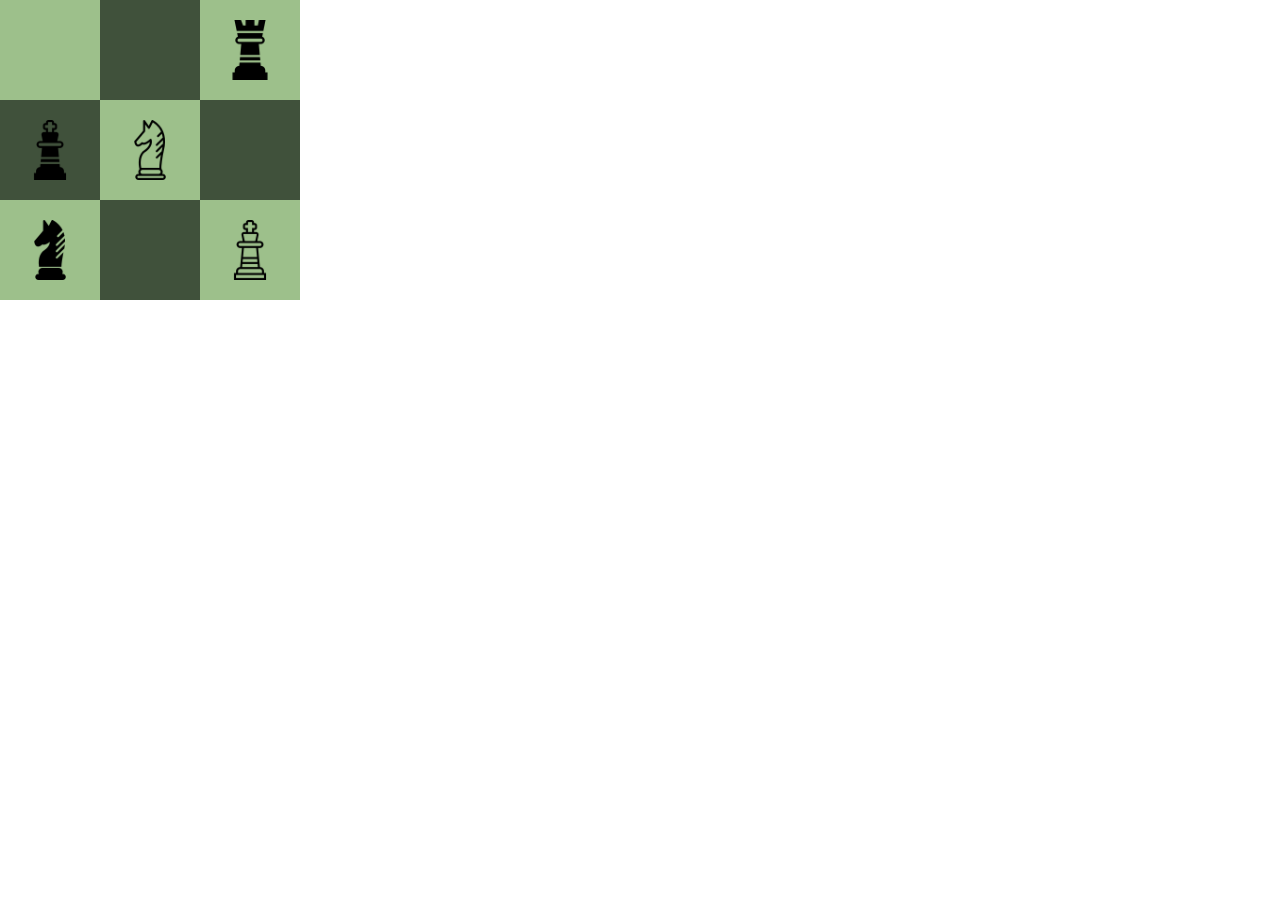
<file: Clase01/chess.html>
<!DOCTYPE html>
<html lang="en">
<head>
    <meta charset="UTF-8">
    <link rel="stylesheet" href="CSS/chess-styles.css">
    <link rel="icon" href="Images/Icons/horse.ico">
    <title>Chess</title>
</head>
<body>
    
<div class="chess-row">
    <div class="chess-square-white">

    </div>

    <div class="chess-square-black">

    </div>

    <div class="chess-square-white">
        <img src="Images/Chess-images/black_roock.png">
    </div>
</div>

<div class="chess-row">
    <div class="chess-square-black">
        <img src="Images/Chess-images/black_king.png">
    </div>

    <div class="chess-square-white">
        <img src="Images/Chess-images/white_knight.png">
    </div>

    <div class="chess-square-black">

    </div>
</div>

<div class="chess-row">
    <div class="chess-square-white">
        <img src="Images/Chess-images/black_knight.png">
    </div>

    <div class="chess-square-black">

    </div>

    <div class="chess-square-white">
        <img src="Images/Chess-images/white_king.png">
    </div>

</div>

</body>
</html>
</file>
<file: Clase01/CSS/chess-styles.css>
body {
    margin: 0;
}

img {
    margin: 0;
    width: 60px;
    height: 60px;
    padding: 20px 20px;
}

.chess-row {
    display: block;
    /*First way to remove whitespace
    font-size: 0;*/
    font-size: 0;
}

.chess-square-black {
    height: 100px;
    width: 100px;
    background-color: #40513B;
    display: inline-block;
}

.chess-square-white {
    height: 100px;
    width: 100px;
    background-color: #9DC08B;
    display: inline-block;
    /*Second way to remove whitespace
    margin-left: -4px;
    margin-top: -4px;*/
}
</file>
